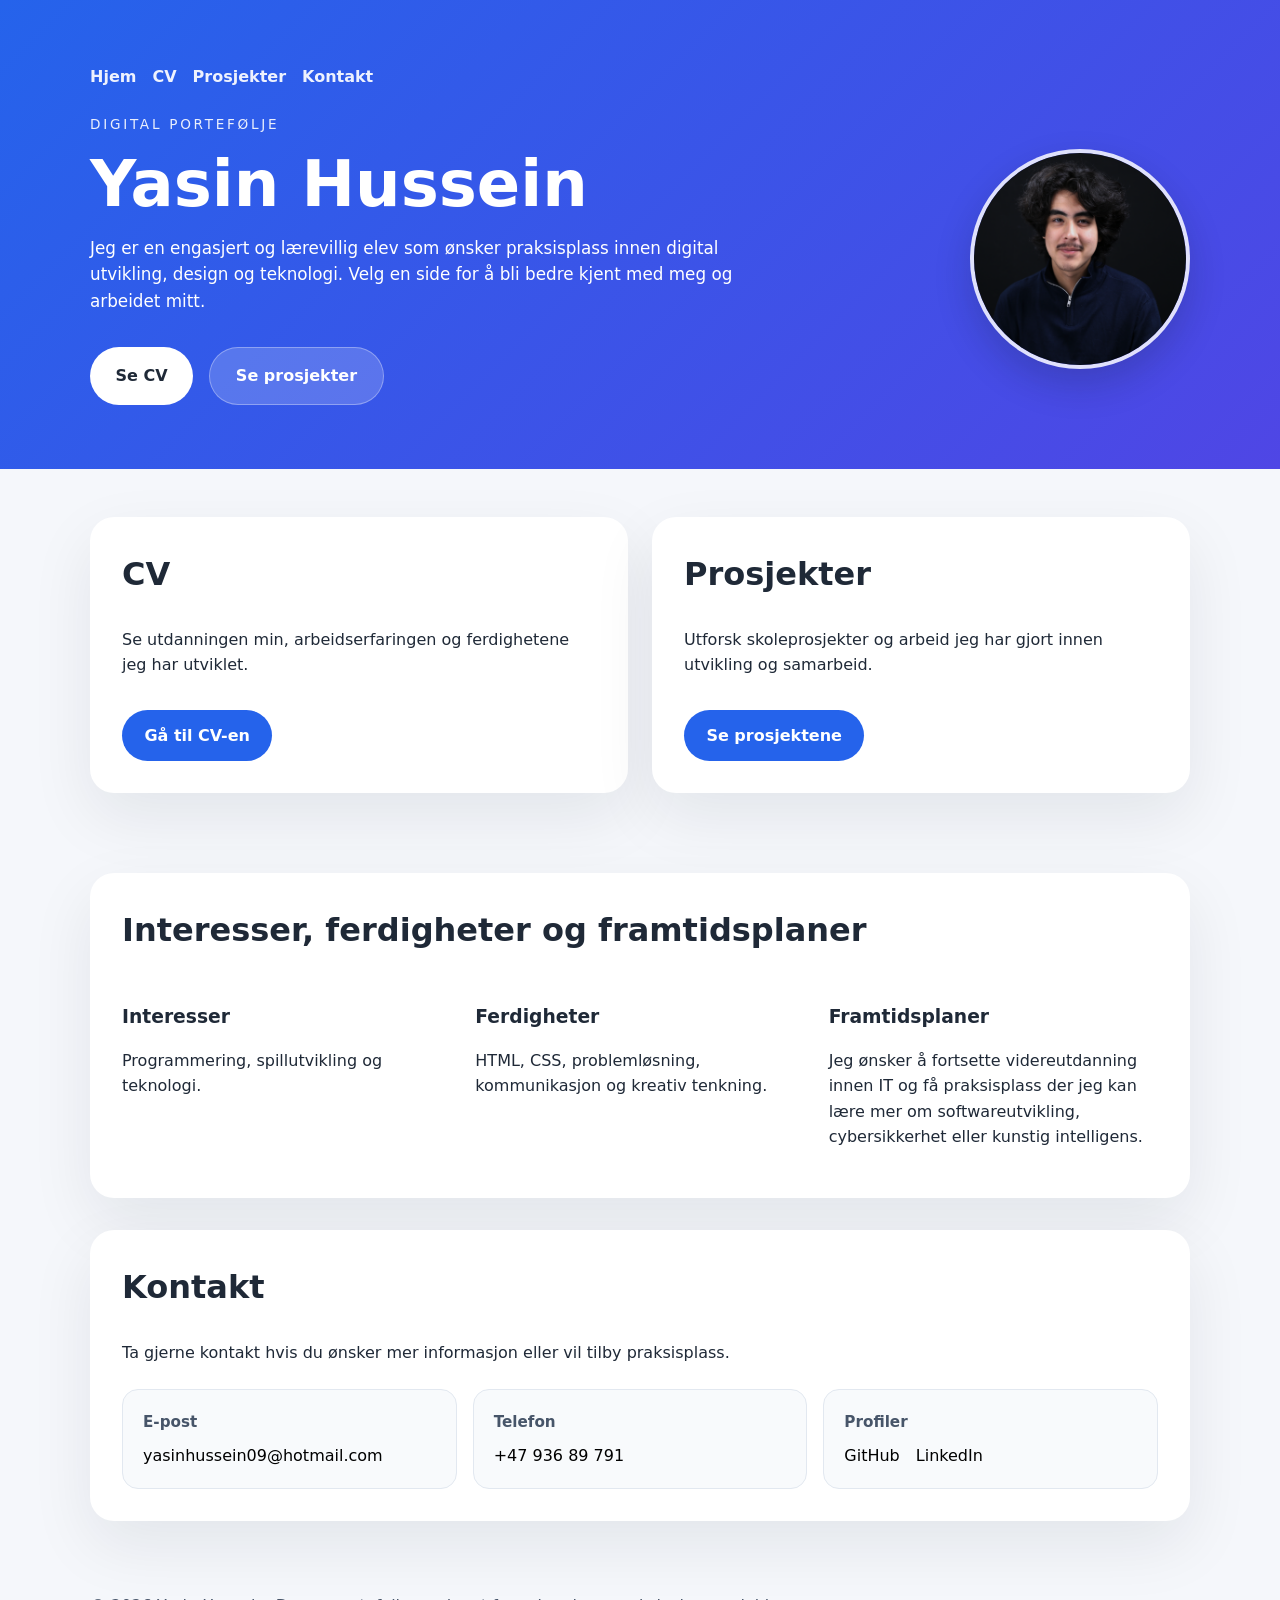
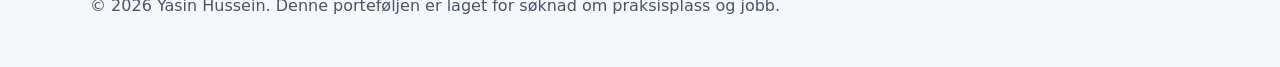
<file: index.html>
<!DOCTYPE html>
<html lang="nb">
<head>
  <meta charset="UTF-8" />
  <meta name="viewport" content="width=device-width, initial-scale=1.0" />
  <title>Yasin Hussein - Portefølje</title>
  <link rel="stylesheet" href="styles.css" />
</head>
<body>
  <header class="hero">
    <div class="container">
      <nav class="topnav" aria-label="Hovedmeny">
        <a href="index.html">Hjem</a>
        <a href="cv.html">CV</a>
        <a href="prosjekter.html">Prosjekter</a>
        <a href="#kontakt">Kontakt</a>
      </nav>
      <div class="hero-layout">
        <div class="hero-content">
          <p class="eyebrow">Digital portefølje</p>
          <h1>Yasin Hussein</h1>
          <p class="lead">Jeg er en engasjert og lærevillig elev som ønsker praksisplass innen digital utvikling, design og teknologi. Velg en side for å bli bedre kjent med meg og arbeidet mitt.</p>
          <div class="buttons">
            <a href="cv.html" class="button primary">Se CV</a>
            <a href="prosjekter.html" class="button secondary">Se prosjekter</a>
          </div>
        </div>
        <div class="profile-photo">
          <img src="profilbilde.png" alt="Bilde av Yasin Hussein" />
        </div>
      </div>
    </div>
  </header>

  <main class="container">
    <section class="section" aria-label="Utforsk porteføljen">
      <div class="grid">
        <article class="card">
          <h2>CV</h2>
          <p>Se utdanningen min, arbeidserfaringen og ferdighetene jeg har utviklet.</p>
          <a href="cv.html" class="link-button">Gå til CV-en</a>
        </article>
        <article class="card">
          <h2>Prosjekter</h2>
          <p>Utforsk skoleprosjekter og arbeid jeg har gjort innen utvikling og samarbeid.</p>
          <a href="prosjekter.html" class="link-button">Se prosjektene</a>
        </article>
      </div>
    </section>

    <section id="interesser" class="section card">
      <h2>Interesser, ferdigheter og framtidsplaner</h2>
      <div class="grid">
        <div>
          <h3>Interesser</h3>
          <p>Programmering, spillutvikling og teknologi.</p>
        </div>
        <div>
          <h3>Ferdigheter</h3>
          <p>HTML, CSS, problemløsning, kommunikasjon og kreativ tenkning.</p>
        </div>
        <div>
          <h3>Framtidsplaner</h3>
          <p>Jeg ønsker å fortsette videreutdanning innen IT og få praksisplass der jeg kan lære mer om softwareutvikling, cybersikkerhet eller kunstig intelligens.</p>
        </div>
      </div>
    </section>

    <section id="kontakt" class="section card">
      <h2>Kontakt</h2>
      <p>Ta gjerne kontakt hvis du ønsker mer informasjon eller vil tilby praksisplass.</p>
      <div class="contact-grid">
        <div class="contact-item">
          <h3>E-post</h3>
          <a href="mailto:yasinhussein09@hotmail.com" class="link">yasinhussein09@hotmail.com</a>
        </div>
        <div class="contact-item">
          <h3>Telefon</h3>
          <a href="tel:+4793689791" class="link">+47 936 89 791</a>
        </div>
        <div class="contact-item">
          <h3>Profiler</h3>
          <div class="contact-links">
            <a href="https://github.com/yasinzeinab" target="_blank" rel="noopener noreferrer" class="link">GitHub</a>
            <a href="https://www.linkedin.com/in/yasin-hussein-442795431/" target="_blank" rel="noopener noreferrer" class="link">LinkedIn</a>
          </div>
        </div>
      </div>
    </section>
  </main>

  <footer class="footer">
    <div class="container">
      <p>© 2026 Yasin Hussein. Denne porteføljen er laget for søknad om praksisplass og jobb.</p>
    </div>
  </footer>
</body>
</html>
</file>
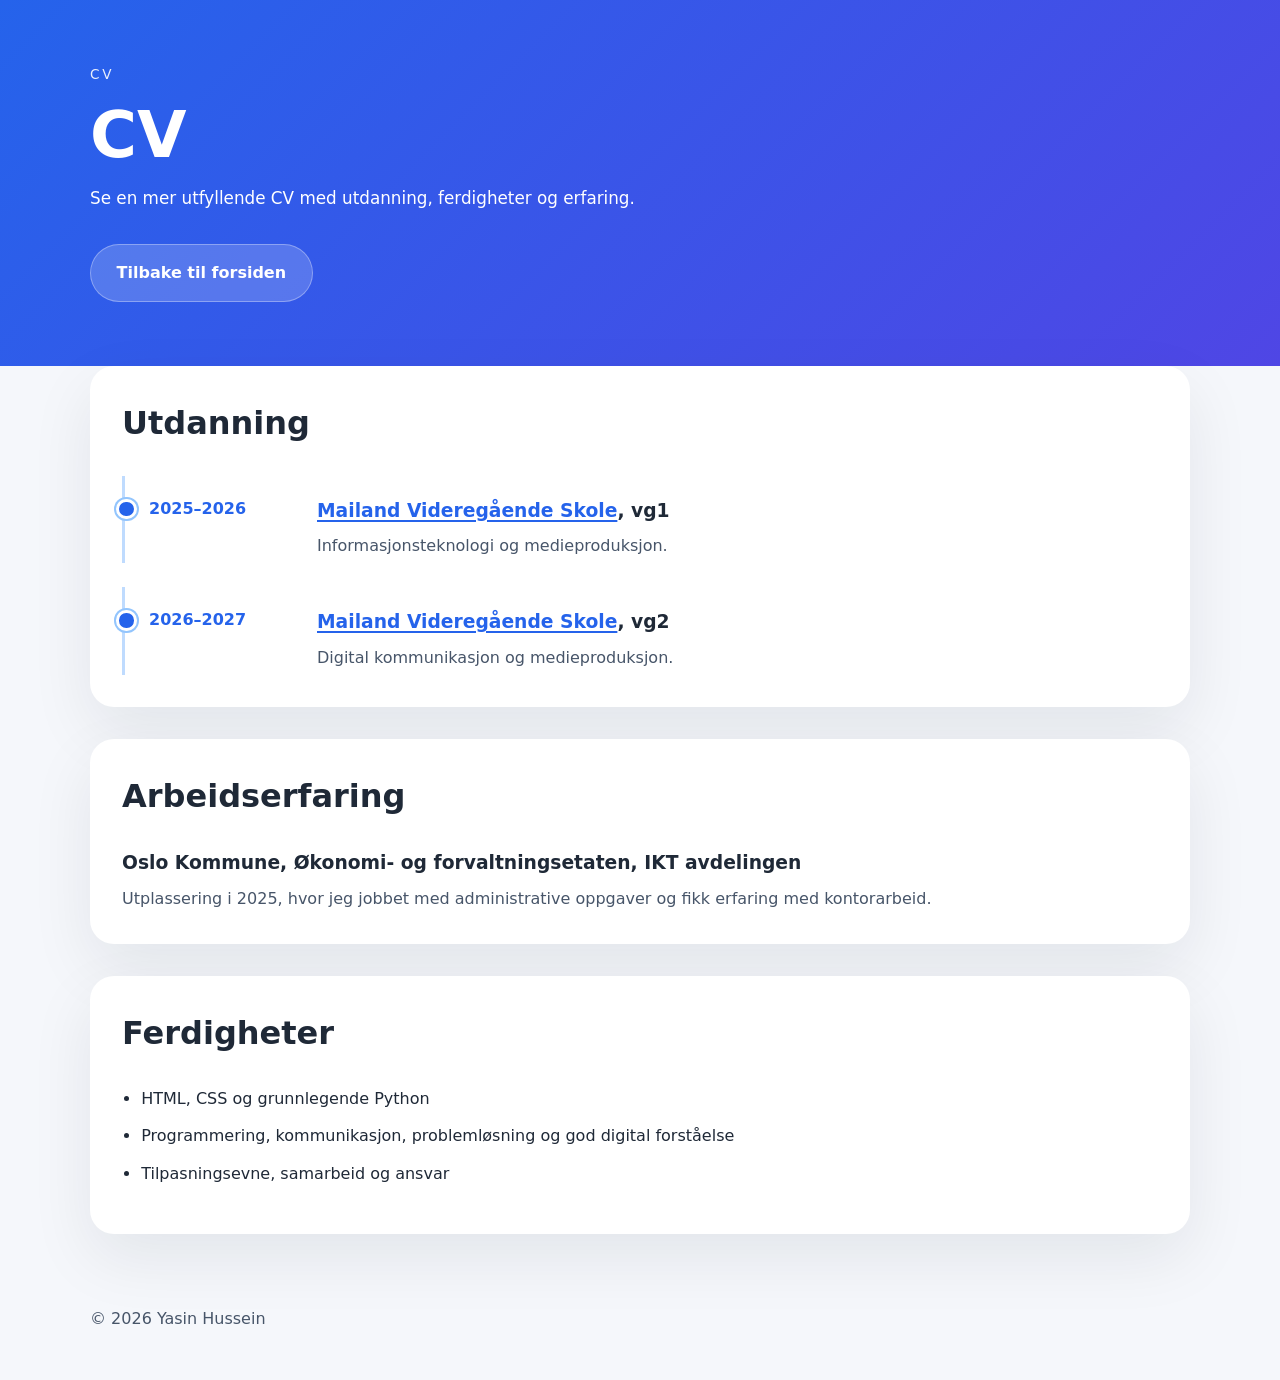
<file: cv.html>
<!DOCTYPE html>
<html lang="nb">
<head>
  <meta charset="UTF-8" />
  <meta name="viewport" content="width=device-width, initial-scale=1.0" />
  <title>CV - Portefølje</title>
  <link rel="stylesheet" href="styles.css" />
</head>
<body>
  <header class="hero">
    <div class="container">
      <p class="eyebrow">CV</p>
      <h1>CV</h1>
      <p class="lead">Se en mer utfyllende CV med utdanning, ferdigheter og erfaring.</p>
      <div class="buttons">
        <a href="index.html" class="button secondary">Tilbake til forsiden</a>
      </div>
    </div>
  </header>

  <main class="container">
    <section class="section card">
      <h2>Utdanning</h2>
      <div class="education-list">
        <article class="education-item">
          <p class="education-year">2025–2026</p>
          <div class="education-details">
            <h3><a href="https://afk.no/mailand-vgs/" class="link school-link">Mailand Videregående Skole</a>, vg1</h3>
            <p>Informasjonsteknologi og medieproduksjon.</p>
          </div>
        </article>

        <article class="education-item">
          <p class="education-year">2026–2027</p>
          <div class="education-details">
            <h3><a href="https://afk.no/mailand-vgs/" class="link school-link">Mailand Videregående Skole</a>, vg2</h3>
            <p>Digital kommunikasjon og medieproduksjon.</p>
          </div>
        </article>
      </div>
    </section>

    <section class="section card">
      <h2>Arbeidserfaring</h2>
      <div class="education-details">
        <h3>Oslo Kommune, Økonomi- og forvaltningsetaten, IKT avdelingen</h3>
        <p>Utplassering i 2025, hvor jeg jobbet med administrative oppgaver og fikk erfaring med kontorarbeid.</p>
        <p></p>
      </div>
    </section>

    <section class="section card">
      <h2>Ferdigheter</h2>
      <ul>
        <li>HTML, CSS og grunnlegende Python</li>
        <li>Programmering, kommunikasjon, problemløsning og god digital forståelse</li>
        <li>Tilpasningsevne, samarbeid og ansvar</li>
      </ul>
    </section>
  </main>

  <footer class="footer">
    <div class="container">
      <p>© 2026 Yasin Hussein</p>
    </div>
  </footer>
</body>
</html>
</file>
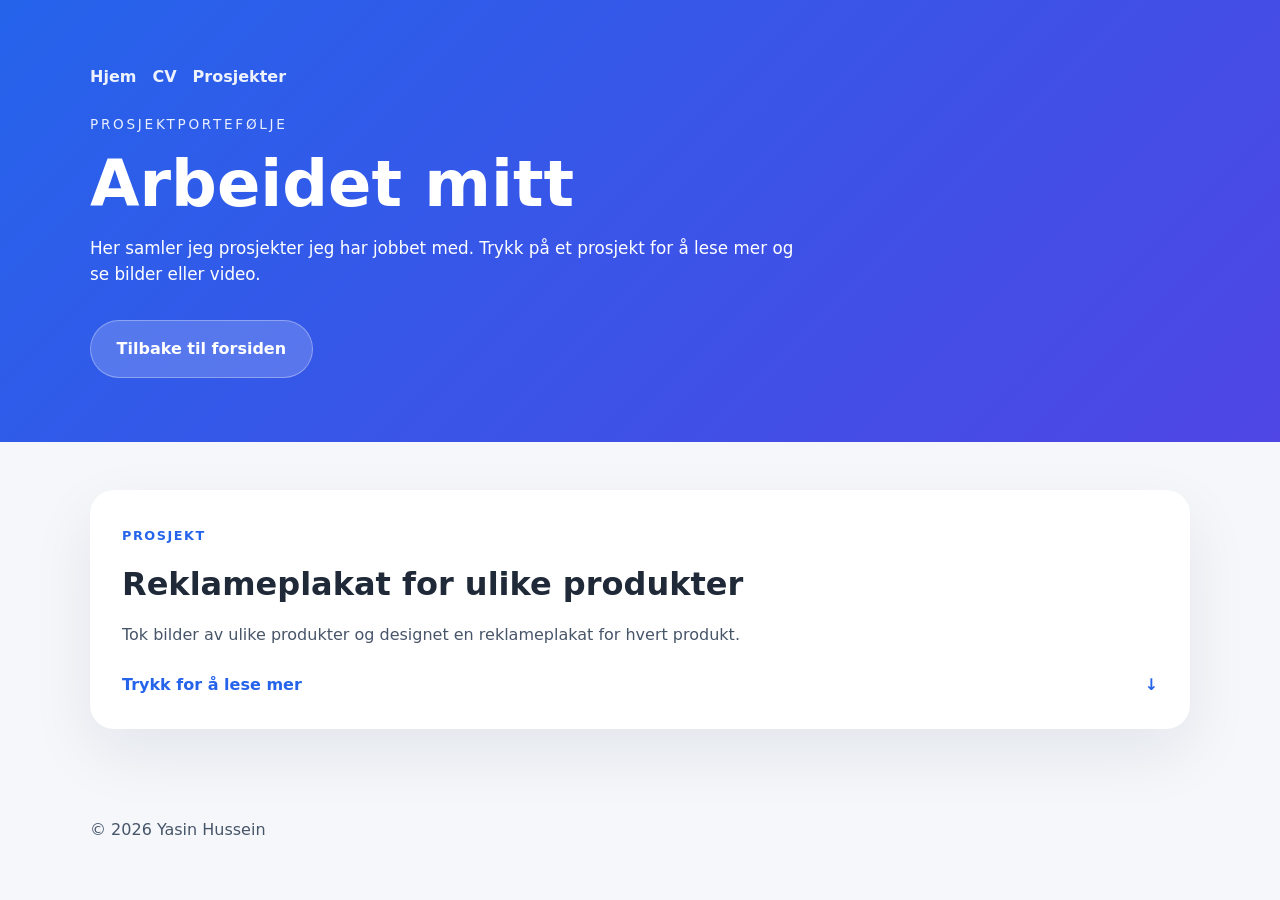
<file: prosjekter.html>
<!DOCTYPE html>
<html lang="nb">
<head>
  <meta charset="UTF-8" />
  <meta name="viewport" content="width=device-width, initial-scale=1.0" />
  <title>Prosjektportefølje - Yasin Hussein</title>
  <link rel="stylesheet" href="styles.css" />
</head>
<body>
  <header class="hero">
    <div class="container">
      <nav class="topnav" aria-label="Hovedmeny">
        <a href="index.html">Hjem</a>
        <a href="cv.html">CV</a>
        <a href="prosjekter.html" aria-current="page">Prosjekter</a>
      </nav>
      <p class="eyebrow">Prosjektportefølje</p>
      <h1>Arbeidet mitt</h1>
      <p class="lead">Her samler jeg prosjekter jeg har jobbet med. Trykk på et prosjekt for å lese mer og se bilder eller video.</p>
      <div class="buttons">
        <a href="index.html" class="button secondary">Tilbake til forsiden</a>
      </div>
    </div>
  </header>

          <!-- Prosjektkort -->
  <main class="container">
    <section class="section" aria-label="Prosjekter">
      <div class="project-grid">
        <details class="project-card">
          <summary>
            <span class="project-label">Prosjekt</span>
            <h2>Reklameplakat for ulike produkter</h2>
            <p>Tok bilder av ulike produkter og designet en reklameplakat for hvert produkt.</p>
            <span class="project-open">Trykk for å lese mer <span aria-hidden="true">↓</span></span>
          </summary>
          
          <!-- Prosjektdetaljer  -->
          <div class="project-detail">
            <h3>Om prosjektet</h3>
            <p>Prosjektet gikk ut på å ta bilder av produkter vi hadde tilgjengelig og designe reklameplakater for dem.</p>
            <p>Jeg tok produktbilder og brukte dem i utformingen av reklameplakatene.</p>
            <div class="project-gallery" aria-label="Bilder fra prosjektet">
              <button class="gallery-thumbnail" type="button" aria-label="Vis Coca-Cola-plakaten i stor størrelse">
                <img src="./ReklamePlakater/Coca-Cola.png" alt="Reklameplakat for Coca-Cola">
              </button>
              <button class="gallery-thumbnail" type="button" aria-label="Vis suppeplakatene i stor størrelse">
                <img src="./ReklamePlakater/Kremet Kylling, Tomatsuppe, Grønnsaksuppe.png" alt="Reklameplakater for kremet kyllingsuppe, tomatsuppe og grønnsakssuppe">
              </button>
              <button class="gallery-thumbnail" type="button" aria-label="Vis Kvikk Lunsj-plakaten i stor størrelse">
                <img src="./ReklamePlakater/Kvikk Lunsj.png" alt="Reklameplakat for Kvikk Lunsj">
              </button>
              <button class="gallery-thumbnail" type="button" aria-label="Vis SMASH Bar-plakaten i stor størrelse">
                <img src="./ReklamePlakater/SMASH Bar.png" alt="Reklameplakat for SMASH Bar">
              </button>
              <button class="gallery-thumbnail" type="button" aria-label="Vis SMASH-plakaten i stor størrelse">
                <img src="./ReklamePlakater/SMASH!.png" alt="Reklameplakat for SMASH!">
              </button>
            </div>
          </div>
        </details>
      </div>
    </section>
  </main>
  
  <dialog class="image-viewer" aria-label="Bildevisning">
    <button class="image-viewer-close" type="button" aria-label="Lukk bildevisning">Lukk</button>
    <button class="image-viewer-previous" type="button" aria-label="Forrige bilde">‹</button>
    <figure>
      <img class="image-viewer-image" alt="">
      <figcaption class="image-viewer-caption"></figcaption>
    </figure>
    <button class="image-viewer-next" type="button" aria-label="Neste bilde">›</button>
    <p class="image-viewer-count" aria-live="polite"></p>
  </dialog>

  <footer class="footer">
    <div class="container">
      <p>© 2026 Yasin Hussein</p>
    </div>
  </footer>
  <script src="prosjekter.js"></script>
</body>
</html>
</file>
<file: styles.css>
:root {
  color-scheme: light;
  font-family: Inter, system-ui, -apple-system, BlinkMacSystemFont, "Segoe UI", sans-serif;
  background: #f5f7fb;
  color: #1f2937;
  line-height: 1.6;
}

* {
  box-sizing: border-box;
}

::-webkit-scrollbar {
  display: none;
}

body {
  margin: 0;
}

.link {
  color: #000000;
  text-decoration: none;
}

.link:hover {
  text-decoration: underline;
}

.school-link {
  color: #2563eb;
  text-decoration: underline;
  text-underline-offset: 0.15em;
  text-decoration-thickness: 0.1em;
  font-weight: 600;
  transition: color 0.2s ease, background-color 0.2s ease;
}

.school-link:hover {
  color: #1d4ed8;
  background-color: #dbeafe;
  border-radius: 0.2rem;
}

img {
  max-width: 100%;
  display: block;
}

.container {
  width: min(1100px, 92%);
  margin: 0 auto;
}

.topnav {
  display: flex;
  gap: 1rem;
  flex-wrap: wrap;
  margin-bottom: 1.5rem;
}

.topnav a {
  color: rgba(255,255,255,0.92);
  text-decoration: none;
  font-weight: 600;
}

.hero {
  padding: 4rem 0;
  background: linear-gradient(135deg, #2563eb 0%, #4f46e5 100%);
  color: white;
}

.hero-layout {
  display: grid;
  grid-template-columns: minmax(0, 1fr) 220px;
  align-items: center;
  gap: 3rem;
}

.profile-photo {
  position: relative;
  width: 220px;
  height: 220px;
  overflow: hidden;
  border: 4px solid rgba(255, 255, 255, 0.8);
  border-radius: 50%;
  background: rgba(255, 255, 255, 0.16);
  box-shadow: 0 16px 36px rgba(15, 23, 42, 0.2);
}

.profile-photo img {
  width: 100%;
  height: 100%;
  object-fit: cover;
}

.profile-photo span {
  position: absolute;
  inset: 0;
  display: grid;
  place-items: center;
  padding: 2rem;
  color: rgba(255, 255, 255, 0.9);
  text-align: center;
  font-weight: 600;
}

.eyebrow {
  margin: 0 0 1rem;
  text-transform: uppercase;
  letter-spacing: 0.2em;
  font-size: 0.85rem;
  opacity: 0.9;
}

h1 {
  margin: 0 0 1rem;
  font-size: clamp(2.8rem, 5vw, 4.2rem);
  line-height: 1.05;
}

.lead {
  max-width: 44rem;
  margin: 0 0 2rem;
  font-size: 1.05rem;
}

.buttons {
  display: flex;
  gap: 1rem;
  flex-wrap: wrap;
}

.button {
  display: inline-flex;
  align-items: center;
  justify-content: center;
  padding: 0.95rem 1.6rem;
  border-radius: 999px;
  text-decoration: none;
  font-weight: 600;
  transition: transform 0.2s ease, background-color 0.2s ease;
}

.button:hover {
  transform: translateY(-1px);
}

.link-button {
  display: inline-flex;
  margin-top: 1rem;
  padding: 0.8rem 1.4rem;
  border-radius: 999px;
  background: #2563eb;
  color: white;
  text-decoration: none;
  font-weight: 600;
}

.primary {
  background: white;
  color: #1f2937;
}

.secondary {
  background: rgba(255,255,255,0.18);
  color: white;
  border: 1px solid rgba(255,255,255,0.32);
}

.section {
  padding: 3rem 0;
}

.card {
  background: white;
  border-radius: 24px;
  padding: 2rem;
  box-shadow: 0 24px 64px rgba(15, 23, 42, 0.08);
  margin-bottom: 2rem;
}

h2 {
  margin-top: 0;
  font-size: 2rem;
}

h3 {
  margin-bottom: 0.5rem;
}

.education-list {
  display: grid;
  gap: 1.5rem;
}

.education-item {
  position: relative;
  display: grid;
  grid-template-columns: 9rem 1fr;
  gap: 1.5rem;
  padding: 1.25rem 0 0.25rem 1.5rem;
  border-left: 3px solid #bfdbfe;
}

.education-item::before {
  position: absolute;
  top: 1.45rem;
  left: -0.55rem;
  width: 0.9rem;
  height: 0.9rem;
  border: 3px solid white;
  border-radius: 50%;
  background: #2563eb;
  box-shadow: 0 0 0 2px #93c5fd;
  content: "";
}

.education-year {
  margin: 0;
  color: #2563eb;
  font-weight: 700;
}

.education-details h3 {
  margin-top: 0;
}

.education-details p {
  margin: 0;
  color: #475569;
}

ul {
  padding-left: 1.2rem;
}

li {
  margin-bottom: 0.75rem;
}

.grid {
  display: grid;
  gap: 1.5rem;
  grid-template-columns: repeat(auto-fit, minmax(220px, 1fr));
}

.contact-grid {
  display: grid;
  grid-template-columns: repeat(auto-fit, minmax(min(100%, 220px), 1fr));
  gap: 1rem;
  margin-top: 1.5rem;
}

.contact-item {
  min-width: 0;
  padding: 1.25rem;
  border: 1px solid #e2e8f0;
  border-radius: 16px;
  background: #f8fafc;
}

.contact-item h3 {
  margin: 0 0 0.5rem;
  color: #475569;
  font-size: 0.95rem;
}

.contact-item a {
  overflow-wrap: anywhere;
}

.contact-links {
  display: flex;
  flex-wrap: wrap;
  gap: 0.75rem 1rem;
}

.project-grid {
  display: grid;
  gap: 1.5rem;
  grid-template-columns: repeat(auto-fit, minmax(min(100%, 280px), 1fr));
  align-items: start;
}

.project-card {
  overflow: hidden;
  border-radius: 24px;
  background: white;
  box-shadow: 0 24px 64px rgba(15, 23, 42, 0.08);
}

.project-card summary {
  padding: 2rem;
  cursor: pointer;
  list-style: none;
}

.project-card summary::-webkit-details-marker {
  display: none;
}

.project-card summary:focus-visible {
  outline: 3px solid #2563eb;
  outline-offset: -3px;
}

.project-card summary h2 {
  margin: 0 0 0.75rem;
}

.project-card summary p {
  margin: 0;
  color: #475569;
}

.project-label {
  display: inline-block;
  margin-bottom: 0.75rem;
  color: #2563eb;
  font-size: 0.8rem;
  font-weight: 700;
  letter-spacing: 0.12em;
  text-transform: uppercase;
}

.project-open {
  display: flex;
  justify-content: space-between;
  gap: 1rem;
  margin-top: 1.5rem;
  color: #2563eb;
  font-weight: 600;
}

.project-card[open] .project-open span {
  transform: rotate(180deg);
}

.project-detail {
  padding: 1.5rem 2rem 2rem;
  border-top: 1px solid #e2e8f0;
}

.project-detail h3 {
  margin-top: 0;
}

.project-detail video {
  width: 100%;
  height: auto;
  margin-top: 1rem;
  border-radius: 12px;
}

.project-gallery {
  display: grid;
  grid-template-columns: repeat(auto-fill, minmax(120px, 160px));
  gap: 0.75rem;
  margin-top: 1rem;
}

.gallery-thumbnail {
  overflow: hidden;
  padding: 0;
  border: 2px solid transparent;
  border-radius: 12px;
  background: #e2e8f0;
  cursor: zoom-in;
  transition: border-color 0.2s ease, transform 0.2s ease;
}

.gallery-thumbnail:hover {
  transform: translateY(-2px);
  border-color: #2563eb;
}

.gallery-thumbnail:focus-visible,
.image-viewer button:focus-visible {
  outline: 3px solid #60a5fa;
  outline-offset: 3px;
}

.gallery-thumbnail img {
  display: block;
  width: 100%;
  height: 120px;
  object-fit: cover;
}

.image-viewer {
  position: fixed;
  inset: 0;
  display: grid;
  grid-template-columns: auto minmax(0, 1fr) auto;
  grid-template-rows: auto minmax(0, 1fr) auto;
  align-items: center;
  gap: 1rem;
  width: min(100vw, 1100px);
  height: min(100vh, 900px);
  max-width: none;
  max-height: none;
  padding: 1.5rem;
  border: 0;
  background: #0f172a;
  color: white;
}

.image-viewer:not([open]) {
  display: none;
}

.image-viewer::backdrop {
  background: rgba(15, 23, 42, 0.92);
}

.image-viewer button {
  border: 1px solid rgba(255, 255, 255, 0.45);
  border-radius: 999px;
  background: rgba(255, 255, 255, 0.12);
  color: white;
  font: inherit;
  cursor: pointer;
}

.image-viewer-close {
  grid-column: 1 / -1;
  justify-self: end;
  padding: 0.55rem 1rem;
}

.image-viewer-previous,
.image-viewer-next {
  width: 3rem;
  height: 3rem;
  font-size: 2rem !important;
  line-height: 1;
}

.image-viewer figure {
  display: grid;
  grid-template-rows: minmax(0, 1fr) auto;
  justify-items: center;
  gap: 0.75rem;
  min-width: 0;
  min-height: 0;
  max-height: 100%;
  margin: 0;
}

.image-viewer-image {
  display: block;
  max-width: 100%;
  max-height: min(70vh, calc(100vh - 14rem));
  object-fit: contain;
}

.image-viewer-caption {
  max-width: 100%;
  overflow-wrap: anywhere;
  text-align: center;
}

.image-viewer-count {
  grid-column: 1 / -1;
  margin: 0;
  text-align: center;
}

.footer {
  padding: 1.5rem 0 2rem;
  color: #475569;
}

@media (max-width: 640px) {
  .hero {
    padding: 3rem 0;
  }

  .hero-layout {
    grid-template-columns: 1fr;
  }

  .profile-photo {
    width: 170px;
    height: 170px;
    justify-self: end;
  }

  .card {
    padding: 1.5rem;
  }

  .project-card summary {
    padding: 1.5rem;
  }

  .project-detail {
    padding: 1.25rem 1.5rem 1.5rem;
  }

  .project-gallery {
    grid-template-columns: repeat(auto-fill, minmax(100px, 1fr));
  }

  .image-viewer {
    gap: 0.5rem;
    padding: 0.75rem;
  }

  .image-viewer-previous,
  .image-viewer-next {
    width: 2.5rem;
    height: 2.5rem;
  }

  .education-item {
    grid-template-columns: 1fr;
    gap: 0.25rem;
  }
}
</file>
